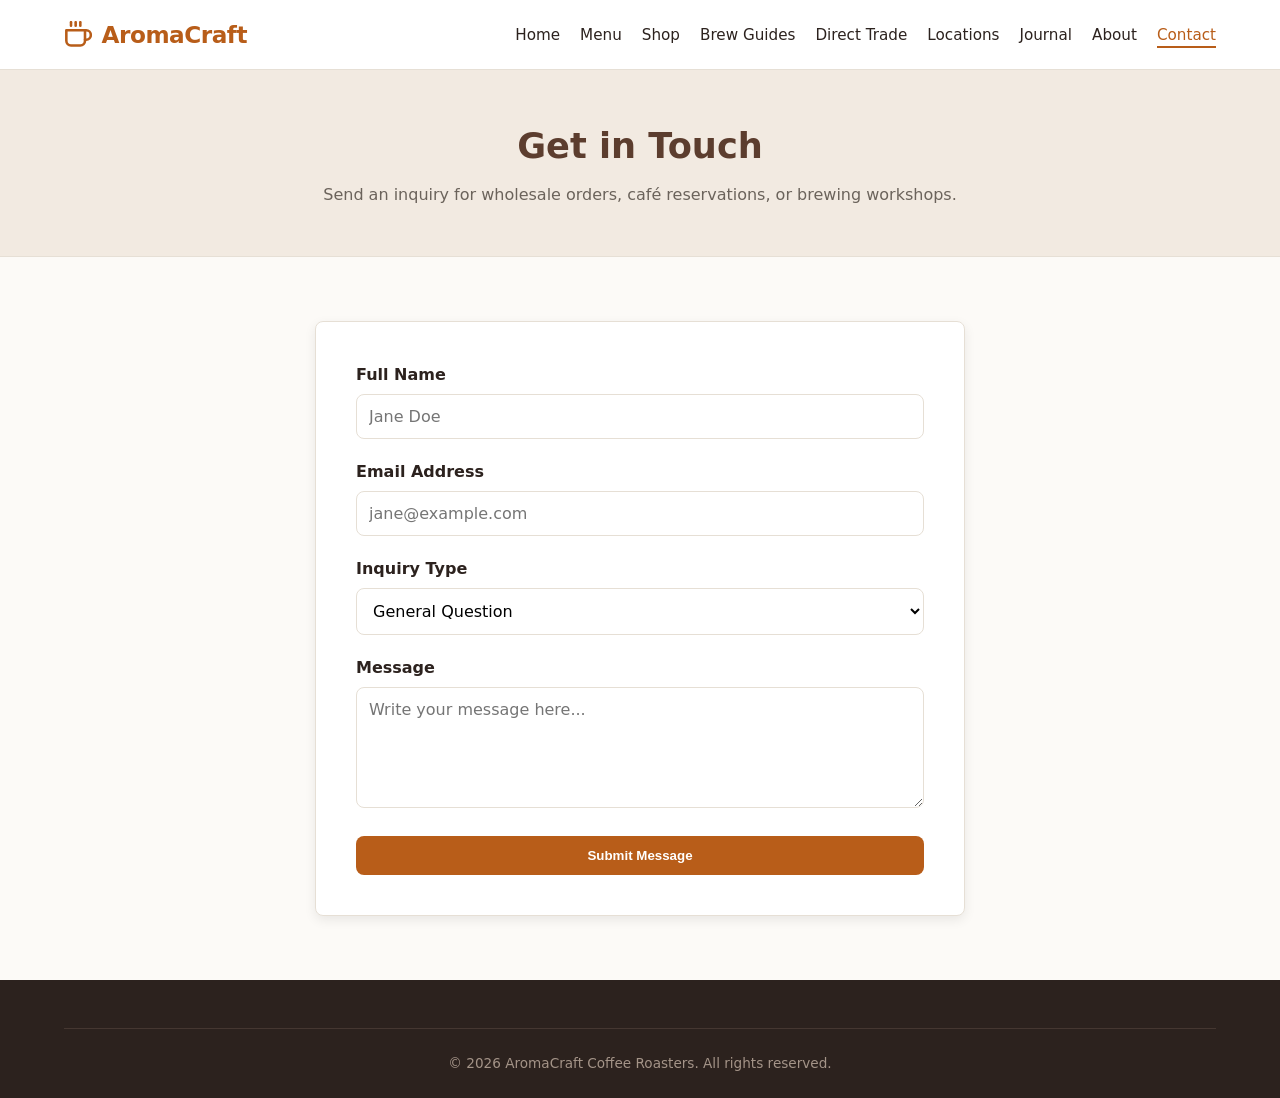
<file: contact.html>
<!DOCTYPE html>
<html lang="en">
<head>
  <meta charset="UTF-8">
  <meta name="viewport" content="width=device-width, initial-scale=1.0">
  <title>Contact &amp; Inquiries | AromaCraft Roasters</title>
  <link rel="stylesheet" href="css/styles.css">
</head>
<body>

  <header>
    <div class="container nav-container">
          <a href="index.html" class="logo">
            <svg class="logo-icon" viewBox="0 0 24 24" fill="none" stroke="currentColor" stroke-width="2" stroke-linecap="round" stroke-linejoin="round">
              <path d="M18 8h1a4 4 0 0 1 0 8h-1"></path>
              <path d="M2 8h16v9a4 4 0 0 1-4 4H6a4 4 0 0 1-4-4V8z"></path>
              <line x1="6" y1="1" x2="6" y2="4"></line>
              <line x1="10" y1="1" x2="10" y2="4"></line>
              <line x1="14" y1="1" x2="14" y2="4"></line>
            </svg>
            <span>Aroma<span class="logo-accent">Craft</span></span>
          </a>
      <nav>
        <ul>
          <li><a href="index.html">Home</a></li>
          <li><a href="menu.html">Menu</a></li>
          <li><a href="shop.html">Shop</a></li>
          <li><a href="brewing-guides.html">Brew Guides</a></li>
          <li><a href="sustainability.html">Direct Trade</a></li>
          <li><a href="locations.html">Locations</a></li>
          <li><a href="blog.html">Journal</a></li>
          <li><a href="about.html">About</a></li>
          <li><a href="contact.html" class="active">Contact</a></li>
        </ul>
      </nav>
    </div>
  </header>

  <main>
    <div class="page-header">
      <div class="container">
        <h1>Get in Touch</h1>
        <p>Send an inquiry for wholesale orders, café reservations, or brewing workshops.</p>
      </div>
    </div>

    <section class="section-padding container">
      <div class="form-card">
        <form action="#" method="get">
          <div class="form-group">
            <label for="full-name">Full Name</label>
            <input type="text" id="full-name" name="name" placeholder="Jane Doe" required>
          </div>

          <div class="form-group">
            <label for="email-address">Email Address</label>
            <input type="email" id="email-address" name="email" placeholder="jane@example.com" required>
          </div>

          <div class="form-group">
            <label for="topic">Inquiry Type</label>
            <select id="topic" name="topic">
              <option value="general">General Question</option>
              <option value="wholesale">Wholesale Bean Supply</option>
              <option value="workshop">Barista Training &amp; Workshops</option>
              <option value="events">Private Event Booking</option>
            </select>
          </div>

          <div class="form-group">
            <label for="message">Message</label>
            <textarea id="message" name="message" rows="5" placeholder="Write your message here..." required></textarea>
          </div>

          <button type="submit" class="btn" style="width: 100%;">Submit Message</button>
        </form>
      </div>
    </section>
  </main>

  <footer>
    <div class="container footer-bottom">
      <p>&copy; 2026 AromaCraft Coffee Roasters. All rights reserved.</p>
    </div>
  </footer>

</body>
</html>
</file>
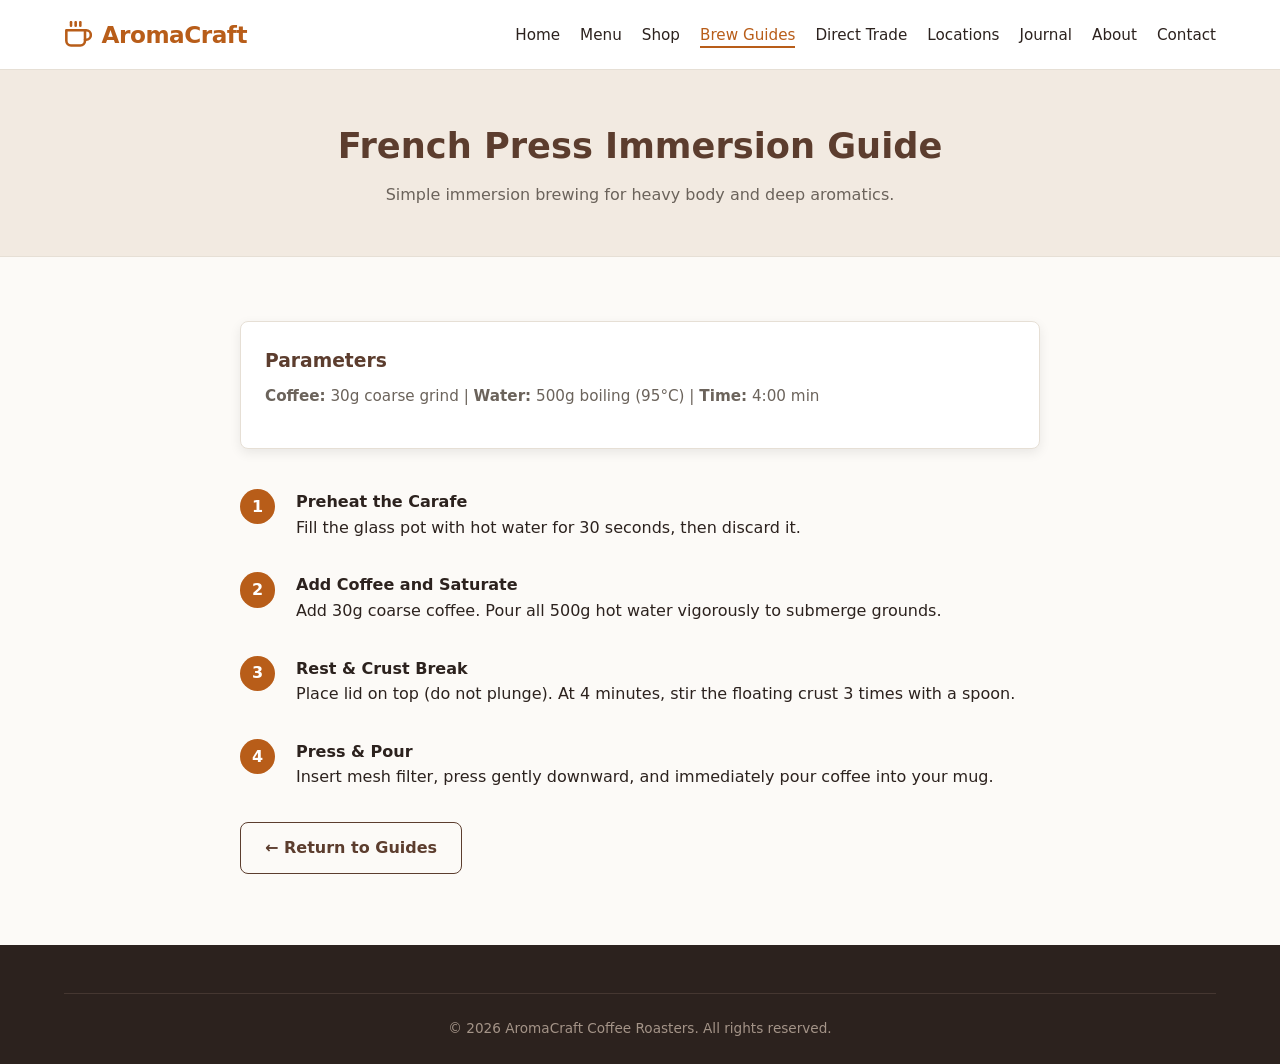
<file: guide-french-press.html>
<!DOCTYPE html>
<html lang="en">
<head>
  <meta charset="UTF-8">
  <meta name="viewport" content="width=device-width, initial-scale=1.0">
  <title>French Press Guide | AromaCraft Roasters</title>
  <link rel="stylesheet" href="css/styles.css">
  <style>
    .step-list { counter-reset: brew-step; list-style: none; margin: 2rem 0; }
    .step-list li { position: relative; padding-left: 3.5rem; margin-bottom: 2rem; }
    .step-list li::before {
      counter-increment: brew-step; content: counter(brew-step); position: absolute;
      left: 0; top: 0; background: var(--secondary); color: #fff; width: 2.2rem;
      height: 2.2rem; border-radius: 50%; display: flex; align-items: center;
      justify-content: center; font-weight: 700;
    }
  </style>
</head>
<body>
  <header>
    <div class="container nav-container">
      <a href="index.html" class="logo">
        <svg class="logo-icon" viewBox="0 0 24 24" fill="none" stroke="currentColor" stroke-width="2" stroke-linecap="round" stroke-linejoin="round">
          <path d="M18 8h1a4 4 0 0 1 0 8h-1"></path>
          <path d="M2 8h16v9a4 4 0 0 1-4 4H6a4 4 0 0 1-4-4V8z"></path>
          <line x1="6" y1="1" x2="6" y2="4"></line>
          <line x1="10" y1="1" x2="10" y2="4"></line>
          <line x1="14" y1="1" x2="14" y2="4"></line>
        </svg>
        <span>Aroma<span class="logo-accent">Craft</span></span>
      </a>
      <nav>
        <ul>
          <li><a href="index.html">Home</a></li>
          <li><a href="menu.html">Menu</a></li>
          <li><a href="shop.html">Shop</a></li>
          <li><a href="brewing-guides.html" class="active">Brew Guides</a></li>
          <li><a href="sustainability.html">Direct Trade</a></li>
          <li><a href="locations.html">Locations</a></li>
          <li><a href="blog.html">Journal</a></li>
          <li><a href="about.html">About</a></li>
          <li><a href="contact.html">Contact</a></li>
        </ul>
      </nav>
    </div>
  </header>

  <main>
    <div class="page-header">
      <div class="container">
        <h1>French Press Immersion Guide</h1>
        <p>Simple immersion brewing for heavy body and deep aromatics.</p>
      </div>
    </div>
    <section class="section-padding container" style="max-width: 800px;">
      <div class="card" style="margin-bottom: 2.5rem; background: #fff;">
        <h3>Parameters</h3>
        <p><strong>Coffee:</strong> 30g coarse grind | <strong>Water:</strong> 500g boiling (95°C) | <strong>Time:</strong> 4:00 min</p>
      </div>
      <ol class="step-list">
        <li><h4>Preheat the Carafe</h4><p>Fill the glass pot with hot water for 30 seconds, then discard it.</p></li>
        <li><h4>Add Coffee and Saturate</h4><p>Add 30g coarse coffee. Pour all 500g hot water vigorously to submerge grounds.</p></li>
        <li><h4>Rest &amp; Crust Break</h4><p>Place lid on top (do not plunge). At 4 minutes, stir the floating crust 3 times with a spoon.</p></li>
        <li><h4>Press &amp; Pour</h4><p>Insert mesh filter, press gently downward, and immediately pour coffee into your mug.</p></li>
      </ol>
      <a href="brewing-guides.html" class="btn btn-secondary">&larr; Return to Guides</a>
    </section>
  </main>

  <footer>
    <div class="container footer-bottom">
      <p>&copy; 2026 AromaCraft Coffee Roasters. All rights reserved.</p>
    </div>
  </footer>
</body>
</html>
</file>
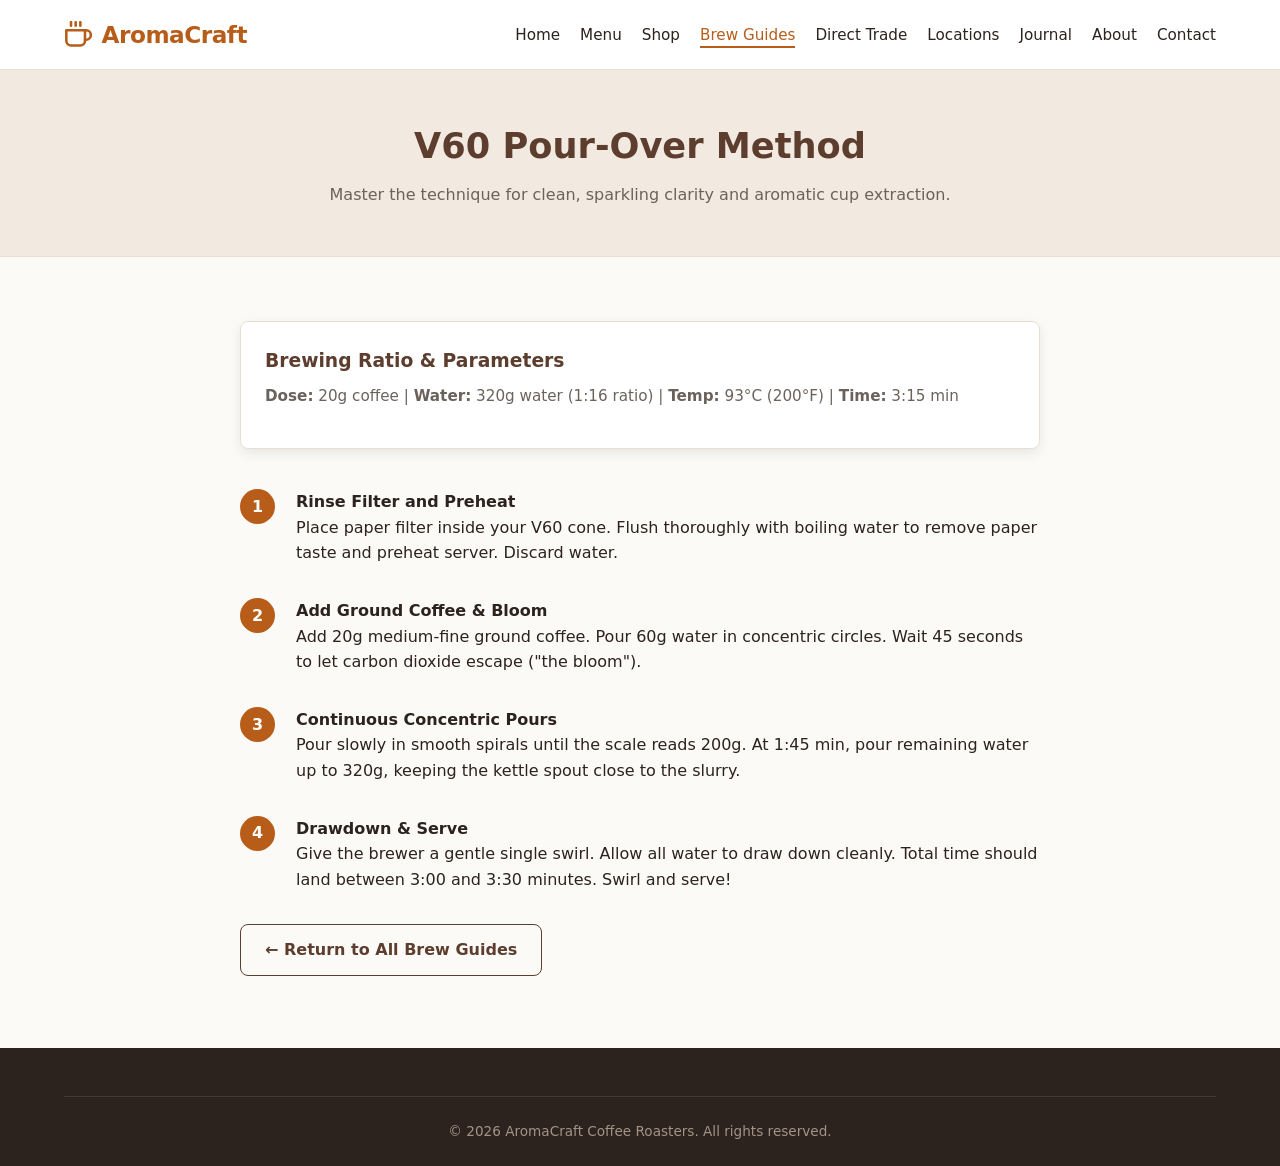
<file: guide-pour-over.html>
<!DOCTYPE html>
<html lang="en">
<head>
  <meta charset="UTF-8">
  <meta name="viewport" content="width=device-width, initial-scale=1.0">
  <title>V60 Pour-Over Brew Guide | AromaCraft Roasters</title>
  <link rel="stylesheet" href="css/styles.css">
  <style>
    .step-list {
      counter-reset: brew-step;
      list-style: none;
      margin: 2rem 0;
    }
    .step-list li {
      position: relative;
      padding-left: 3.5rem;
      margin-bottom: 2rem;
    }
    .step-list li::before {
      counter-increment: brew-step;
      content: counter(brew-step);
      position: absolute;
      left: 0;
      top: 0;
      background: var(--secondary);
      color: #fff;
      width: 2.2rem;
      height: 2.2rem;
      border-radius: 50%;
      display: flex;
      align-items: center;
      justify-content: center;
      font-weight: 700;
    }
  </style>
</head>
<body>

  <header>
    <div class="container nav-container">
          <a href="index.html" class="logo">
            <svg class="logo-icon" viewBox="0 0 24 24" fill="none" stroke="currentColor" stroke-width="2" stroke-linecap="round" stroke-linejoin="round">
              <path d="M18 8h1a4 4 0 0 1 0 8h-1"></path>
              <path d="M2 8h16v9a4 4 0 0 1-4 4H6a4 4 0 0 1-4-4V8z"></path>
              <line x1="6" y1="1" x2="6" y2="4"></line>
              <line x1="10" y1="1" x2="10" y2="4"></line>
              <line x1="14" y1="1" x2="14" y2="4"></line>
            </svg>
            <span>Aroma<span class="logo-accent">Craft</span></span>
          </a>
      <nav>
        <ul>
          <li><a href="index.html">Home</a></li>
          <li><a href="menu.html">Menu</a></li>
          <li><a href="shop.html">Shop</a></li>
          <li><a href="brewing-guides.html" class="active">Brew Guides</a></li>
          <li><a href="sustainability.html">Direct Trade</a></li>
          <li><a href="locations.html">Locations</a></li>
          <li><a href="blog.html">Journal</a></li>
          <li><a href="about.html">About</a></li>
          <li><a href="contact.html">Contact</a></li>
        </ul>
      </nav>
    </div>
  </header>

  <main>
    <div class="page-header">
      <div class="container">
        <h1>V60 Pour-Over Method</h1>
        <p>Master the technique for clean, sparkling clarity and aromatic cup extraction.</p>
      </div>
    </div>

    <section class="section-padding container" style="max-width: 800px;">
      <div class="card" style="margin-bottom: 2.5rem; background: #fff;">
        <h3>Brewing Ratio &amp; Parameters</h3>
        <p><strong>Dose:</strong> 20g coffee | <strong>Water:</strong> 320g water (1:16 ratio) | <strong>Temp:</strong> 93°C (200°F) | <strong>Time:</strong> 3:15 min</p>
      </div>

      <ol class="step-list">
        <li>
          <h4>Rinse Filter and Preheat</h4>
          <p>Place paper filter inside your V60 cone. Flush thoroughly with boiling water to remove paper taste and preheat server. Discard water.</p>
        </li>
        <li>
          <h4>Add Ground Coffee &amp; Bloom</h4>
          <p>Add 20g medium-fine ground coffee. Pour 60g water in concentric circles. Wait 45 seconds to let carbon dioxide escape ("the bloom").</p>
        </li>
        <li>
          <h4>Continuous Concentric Pours</h4>
          <p>Pour slowly in smooth spirals until the scale reads 200g. At 1:45 min, pour remaining water up to 320g, keeping the kettle spout close to the slurry.</p>
        </li>
        <li>
          <h4>Drawdown &amp; Serve</h4>
          <p>Give the brewer a gentle single swirl. Allow all water to draw down cleanly. Total time should land between 3:00 and 3:30 minutes. Swirl and serve!</p>
        </li>
      </ol>

      <a href="brewing-guides.html" class="btn btn-secondary">&larr; Return to All Brew Guides</a>
    </section>
  </main>

  <footer>
    <div class="container footer-bottom">
      <p>&copy; 2026 AromaCraft Coffee Roasters. All rights reserved.</p>
    </div>
  </footer>

</body>
</html>
</file>
<file: css/styles.css>
:root {
  --primary: #5c3d2e;
  --primary-hover: #452b20;
  --secondary: #b85d19;
  --accent: #e0a96d;
  --dark: #2c221e;
  --light: #fcfaf7;
  --surface: #ffffff;
  --muted: #6b635b;
  --border: #e6dfd5;
  --radius: 8px;
  --shadow: 0 4px 12px rgba(0, 0, 0, 0.08);
  --max-width: 1160px;
}

*, *::before, *::after {
  box-sizing: border-box;
  margin: 0;
  padding: 0;
}

body {
  font-family: system-ui, -apple-system, BlinkMacSystemFont, "Segoe UI", Roboto, sans-serif;
  line-height: 1.6;
  color: var(--dark);
  background-color: var(--light);
}

a {
  color: var(--secondary);
  text-decoration: none;
  transition: color 0.2s ease;
}

a:hover {
  color: var(--primary-hover);
}

img {
  max-width: 100%;
  height: auto;
  display: block;
}

.container {
  width: 90%;
  max-width: var(--max-width);
  margin-left: auto;
  margin-right: auto;
}

/* Header & Navigation */
header {
  background-color: var(--surface);
  border-bottom: 1px solid var(--border);
  position: sticky;
  top: 0;
  z-index: 1000;
}

.nav-container {
  display: flex;
  justify-content: space-between;
  align-items: center;
  padding: 1rem 0;
}

.logo {
  font-size: 1.4rem;
  font-weight: 700;
  color: var(--primary);
  letter-spacing: -0.5px;
}

.logo span {
  color: var(--secondary);
}

nav ul {
  display: flex;
  list-style: none;
  gap: 1.25rem;
  flex-wrap: wrap;
}

nav a {
  font-size: 0.95rem;
  font-weight: 500;
  color: var(--dark);
  padding: 0.35rem 0;
  border-bottom: 2px solid transparent;
}

nav a:hover,
nav a.active {
  color: var(--secondary);
  border-bottom-color: var(--secondary);
}

/* Hero Section */
.hero {
  background: linear-gradient(rgba(44, 34, 30, 0.8), rgba(44, 34, 30, 0.8)),
              url('https://images.unsplash.com/photo-1501339847302-ac426a4a7cbb?auto=format&fit=crop&w=1200&q=80') center/cover;
  color: #ffffff;
  padding: 6rem 0;
  text-align: center;
}

.hero h1 {
  font-size: 2.8rem;
  margin-bottom: 1rem;
}

.hero p {
  font-size: 1.2rem;
  max-width: 680px;
  margin: 0 auto 1.5rem auto;
  color: #e5ded6;
}

/* Page Banner */
.page-header {
  background-color: #f2eae1;
  padding: 3rem 0;
  text-align: center;
  border-bottom: 1px solid var(--border);
}

.page-header h1 {
  font-size: 2.2rem;
  color: var(--primary);
  margin-bottom: 0.5rem;
}

.page-header p {
  color: var(--muted);
}

/* Buttons */
.btn {
  display: inline-block;
  background-color: var(--secondary);
  color: #ffffff;
  padding: 0.75rem 1.5rem;
  border-radius: var(--radius);
  font-weight: 600;
  border: none;
  cursor: pointer;
  transition: background-color 0.2s ease;
}

.btn:hover {
  background-color: #9b4b12;
  color: #ffffff;
}

.btn-secondary {
  background-color: transparent;
  color: var(--primary);
  border: 1px solid var(--primary);
}

.btn-secondary:hover {
  background-color: var(--primary);
  color: #ffffff;
}

/* Card Grids */
.section-padding {
  padding: 4rem 0;
}

.section-title {
  text-align: center;
  margin-bottom: 2.5rem;
}

.section-title h2 {
  font-size: 2rem;
  color: var(--primary);
  margin-bottom: 0.5rem;
}

.grid-3 {
  display: grid;
  grid-template-columns: repeat(auto-fit, minmax(280px, 1fr));
  gap: 2rem;
}

.card {
  background: var(--surface);
  border: 1px solid var(--border);
  border-radius: var(--radius);
  padding: 1.5rem;
  box-shadow: var(--shadow);
  display: flex;
  flex-direction: column;
}

.card img {
  border-radius: var(--radius);
  margin-bottom: 1rem;
  height: 200px;
  width: 100%;
  object-fit: cover;
}

.card h3 {
  color: var(--primary);
  margin-bottom: 0.5rem;
}

.card p {
  color: var(--muted);
  font-size: 0.95rem;
  margin-bottom: 1rem;
  flex-grow: 1;
}

.card .price {
  font-size: 1.25rem;
  font-weight: 700;
  color: var(--secondary);
  margin-bottom: 1rem;
}

/* Tables (for Menu & Guides) */
.table-wrapper {
  overflow-x: auto;
  margin: 2rem 0;
}

table {
  width: 100%;
  border-collapse: collapse;
  background-color: var(--surface);
  border-radius: var(--radius);
  overflow: hidden;
  box-shadow: var(--shadow);
}

th, td {
  padding: 1rem 1.25rem;
  text-align: left;
  border-bottom: 1px solid var(--border);
}

th {
  background-color: var(--primary);
  color: #ffffff;
}

tr:nth-child(even) {
  background-color: #fbf9f6;
}

/* Forms */
.form-card {
  background: var(--surface);
  padding: 2.5rem;
  border-radius: var(--radius);
  border: 1px solid var(--border);
  max-width: 650px;
  margin: 0 auto;
  box-shadow: var(--shadow);
}

.form-group {
  margin-bottom: 1.25rem;
}

.form-group label {
  display: block;
  font-weight: 600;
  margin-bottom: 0.4rem;
  color: var(--dark);
}

.form-group input,
.form-group select,
.form-group textarea {
  width: 100%;
  padding: 0.75rem;
  border: 1px solid var(--border);
  border-radius: var(--radius);
  font-size: 1rem;
  font-family: inherit;
  background-color: #fff;
}

.form-group input:focus,
.form-group select:focus,
.form-group textarea:focus {
  outline: none;
  border-color: var(--secondary);
  box-shadow: 0 0 0 3px rgba(184, 93, 25, 0.15);
}

/* Footer */
footer {
  background-color: var(--dark);
  color: #e5ded6;
  padding: 3rem 0 1.5rem 0;
  margin-top: auto;
}

.footer-grid {
  display: grid;
  grid-template-columns: repeat(auto-fit, minmax(200px, 1fr));
  gap: 2rem;
  margin-bottom: 2rem;
}

.footer-col h4 {
  color: #ffffff;
  margin-bottom: 1rem;
  font-size: 1.1rem;
}

.footer-col ul {
  list-style: none;
}

.footer-col li {
  margin-bottom: 0.5rem;
}

.footer-col a {
  color: #bfaea0;
}

.footer-col a:hover {
  color: #ffffff;
}

.footer-bottom {
  border-top: 1px solid #453731;
  padding-top: 1.5rem;
  text-align: center;
  font-size: 0.85rem;
  color: #a49488;
}

/* Responsive adjustments */
@media (max-width: 768px) {
  .nav-container {
    flex-direction: column;
    gap: 1rem;
  }
  nav ul {
    justify-content: center;
    gap: 0.75rem;
  }
  .hero h1 {
    font-size: 2.1rem;
  }
}


/* 1. Global Smooth Scroll */
html {
  scroll-behavior: smooth;
}

/* 2. Keyframe Definitions */
@keyframes fadeIn {
  from {
    opacity: 0;
  }
  to {
    opacity: 1;
  }
}

@keyframes slideUpFade {
  from {
    opacity: 0;
    transform: translateY(24px);
  }
  to {
    opacity: 1;
    transform: translateY(0);
  }
}

@keyframes pulseGlow {
  0%, 100% {
    box-shadow: 0 0 0 0 rgba(184, 93, 25, 0.4);
  }
  50% {
    box-shadow: 0 0 0 10px rgba(184, 93, 25, 0);
  }
}

/* 3. Page Load & Section Entrance Effects */
main {
  animation: fadeIn 0.6s cubic-bezier(0.16, 1, 0.3, 1) forwards;
}

.hero h1,
.page-header h1 {
  animation: slideUpFade 0.7s cubic-bezier(0.16, 1, 0.3, 1) forwards;
}

.hero p,
.page-header p {
  animation: slideUpFade 0.85s cubic-bezier(0.16, 1, 0.3, 1) forwards;
}

.hero .btn {
  animation: slideUpFade 1s cubic-bezier(0.16, 1, 0.3, 1) forwards,
             pulseGlow 2.5s infinite 1.5s;
}

/* 4. Glassmorphism & Header Polish */
header {
  backdrop-filter: blur(8px);
  -webkit-backdrop-filter: blur(8px);
  background-color: rgba(255, 255, 255, 0.92);
  transition: all 0.3s ease;
}

/* 5. Animated Nav Underline */
nav a {
  position: relative;
  border-bottom: none !important; /* Replaces static border */
  padding-bottom: 4px;
}

nav a::after {
  content: "";
  position: absolute;
  bottom: 0;
  left: 0;
  width: 100%;
  height: 2px;
  background-color: var(--secondary);
  transform: scaleX(0);
  transform-origin: right;
  transition: transform 0.3s cubic-bezier(0.65, 0, 0.35, 1);
}

nav a:hover::after,
nav a.active::after {
  transform: scaleX(1);
  transform-origin: left;
}

/* 6. Card Hover Depth & Image Zoom */
.card {
  position: relative;
  overflow: hidden;
  transition: transform 0.35s cubic-bezier(0.16, 1, 0.3, 1),
              box-shadow 0.35s cubic-bezier(0.16, 1, 0.3, 1),
              border-color 0.3s ease;
}

.card:hover {
  transform: translateY(-8px);
  box-shadow: 0 14px 28px rgba(44, 34, 30, 0.14);
  border-color: rgba(184, 93, 25, 0.3);
}

.card img {
  transition: transform 0.45s cubic-bezier(0.16, 1, 0.3, 1);
}

.card:hover img {
  transform: scale(1.05);
}

/* 7. Button Hover Micro-Interactions */
.btn {
  position: relative;
  transition: transform 0.2s ease, background-color 0.2s ease, box-shadow 0.2s ease;
  overflow: hidden;
}

.btn:hover {
  transform: translateY(-2px);
  box-shadow: 0 6px 16px rgba(184, 93, 25, 0.3);
}

.btn:active {
  transform: translateY(0);
}

/* 8. Table Row & Form Smooth Highlights */
table tbody tr {
  transition: background-color 0.2s ease;
}

table tbody tr:hover {
  background-color: #f5ebe0;
}

.form-group input,
.form-group select,
.form-group textarea {
  transition: border-color 0.25s ease, box-shadow 0.25s ease;
}

.logo {
  display: inline-flex;
  align-items: center;
  gap: 0.6rem;
  font-size: 1.45rem;
  font-weight: 800;
  color: var(--primary);
  letter-spacing: -0.5px;
  text-decoration: none;
  transition: transform 0.25s ease;
}

.logo-icon {
  width: 28px;
  height: 28px;
  color: var(--secondary);
  stroke-width: 2.2;
  transition: transform 0.3s cubic-bezier(0.34, 1.56, 0.64, 1), stroke 0.25s ease;
}

.logo .logo-accent {
  color: var(--secondary);
}

/* Hover Interaction */
.logo:hover {
  transform: scale(1.02);
}

.logo:hover .logo-icon {
  transform: rotate(-10deg) scale(1.1);
  color: var(--primary);
}

/* Floating Steam Animation */
@keyframes steamRise {
  0%, 100% {
    transform: translateY(0);
    opacity: 0.7;
  }
  50% {
    transform: translateY(-2px);
    opacity: 1;
  }
}

.logo-icon line {
  animation: steamRise 2s ease-in-out infinite;
}

.logo-icon line:nth-child(4) {
  animation-delay: 0.3s;
}

.logo-icon line:nth-child(5) {
  animation-delay: 0.6s;
}
</file>
